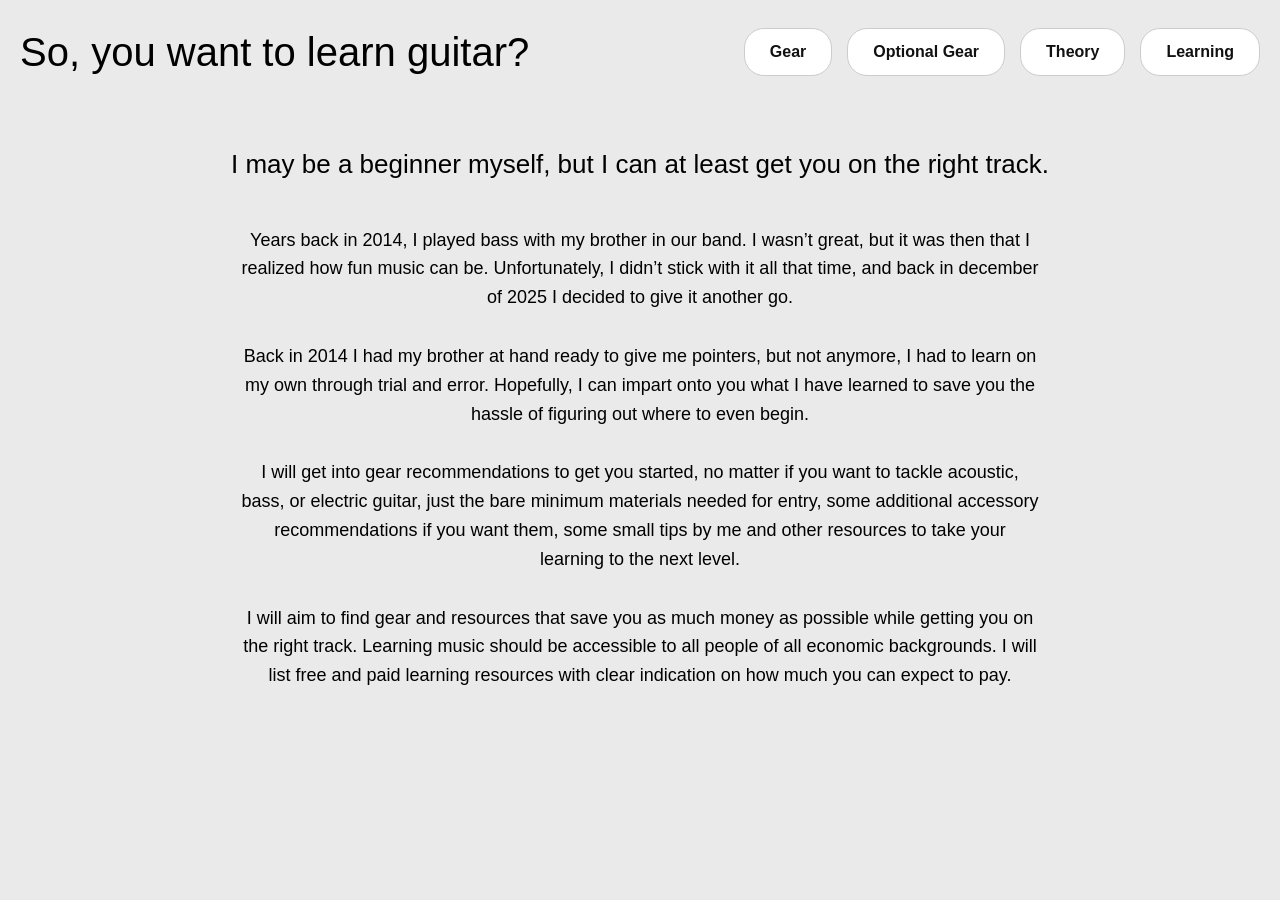
<file: index.html>
<!DOCTYPE html>
<html lang="en">
<head>
    <meta charset="UTF-8">
    <meta name="viewport" content="width=device-width, initial-scale=1.0">
    <title>So, you want to learn guitar?</title>
    <meta name="description" content="A beginner's introductory guide to learning acoustic, electric, and bass guitar with practical gear and resource tips.">
    <link rel="stylesheet" href="style.css">
</head>
<body>
    <header>
        <h1><a href="index.html">So, you want to learn guitar?</a></h1>
        <nav aria-label="Main Navigation">
            <ul>
                <li><a href="gear.html" class="nav-btn">Gear</a></li>
                <li><a href="optional-gear.html" class="nav-btn">Optional Gear</a></li>
                <li><a href="theory.html" class="nav-btn">Theory</a></li>
                <li><a href="learning.html" class="nav-btn">Learning</a></li>
            </ul>
        </nav>
    </header>
    <main>
        <h2 class="subheading">I may be a beginner myself, but I can at least get you on the right track.</h2>
        <p class="content-p">Years back in 2014, I played bass with my brother in our band. I wasn’t great, but it was then that I realized how fun music can be. Unfortunately, I didn’t stick with it all that time, and back in december of 2025 I decided to give it another go.</p>
        <p class="content-p">Back in 2014 I had my brother at hand ready to give me pointers, but not anymore, I had to learn on my own through trial and error. Hopefully, I can impart onto you what I have learned to save you the hassle of figuring out where to even begin.</p>
        <p class="content-p">I will get into gear recommendations to get you started, no matter if you want to tackle acoustic, bass, or electric guitar, just the bare minimum materials needed for entry, some additional accessory recommendations if you want them, some small tips by me and other resources to take your learning to the next level.</p>
        <p class="content-p">I will aim to find gear and resources that save you as much money as possible while getting you on the right track. Learning music should be accessible to all people of all economic backgrounds. I will list free and paid learning resources with clear indication on how much you can expect to pay.</p>
    </main>
</body>
</html>
</file>
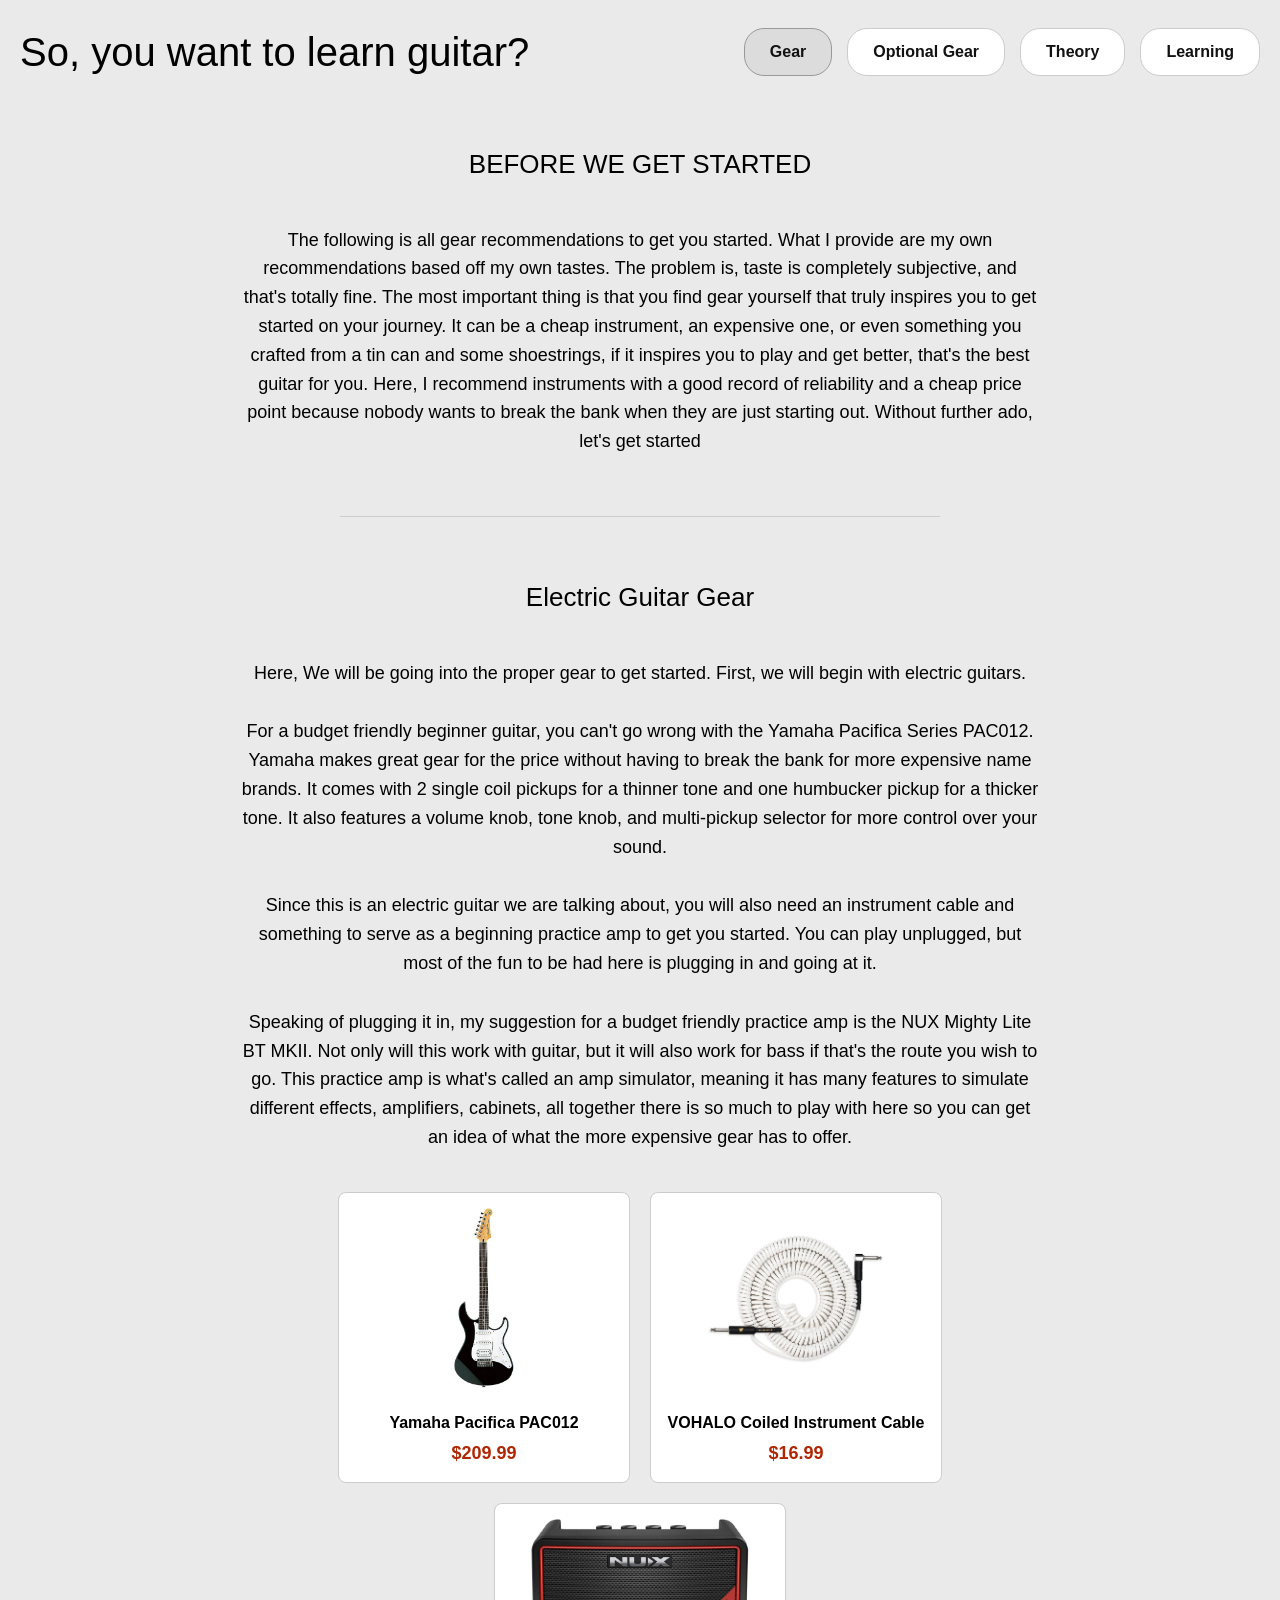
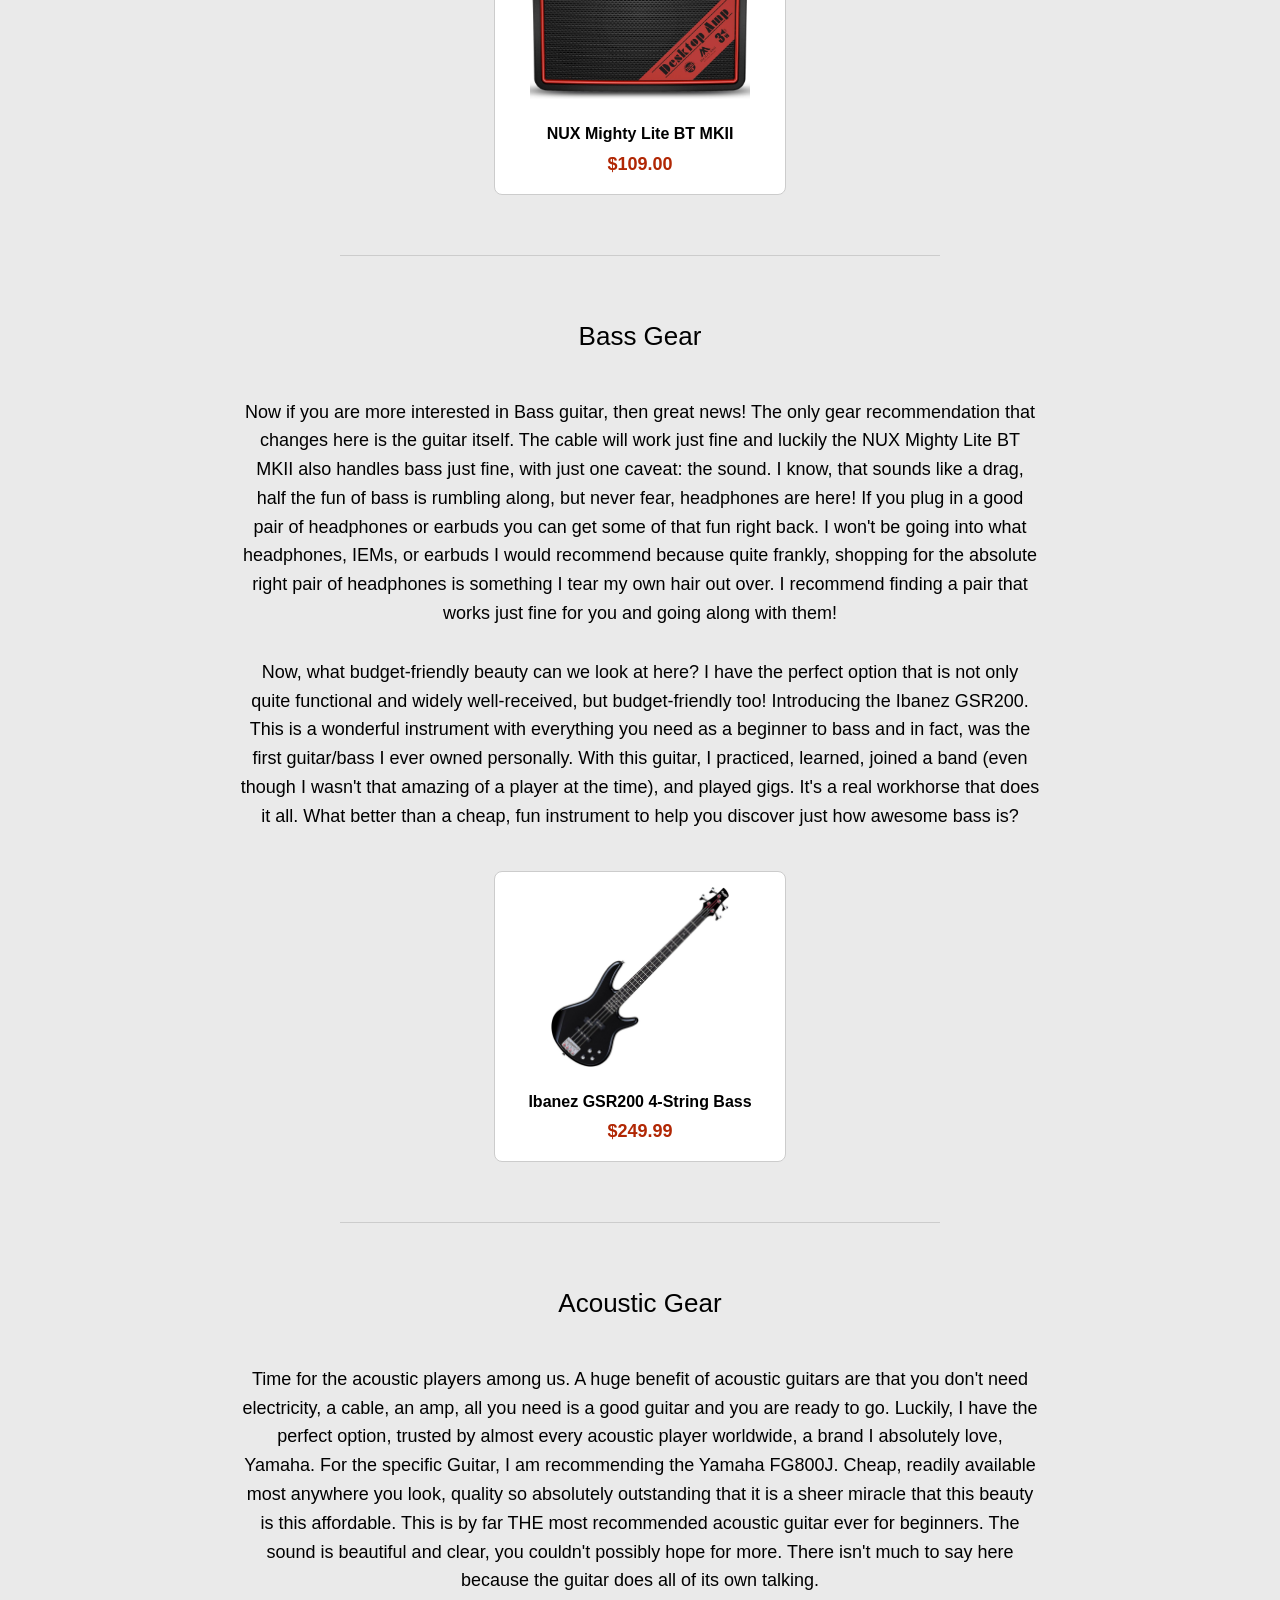
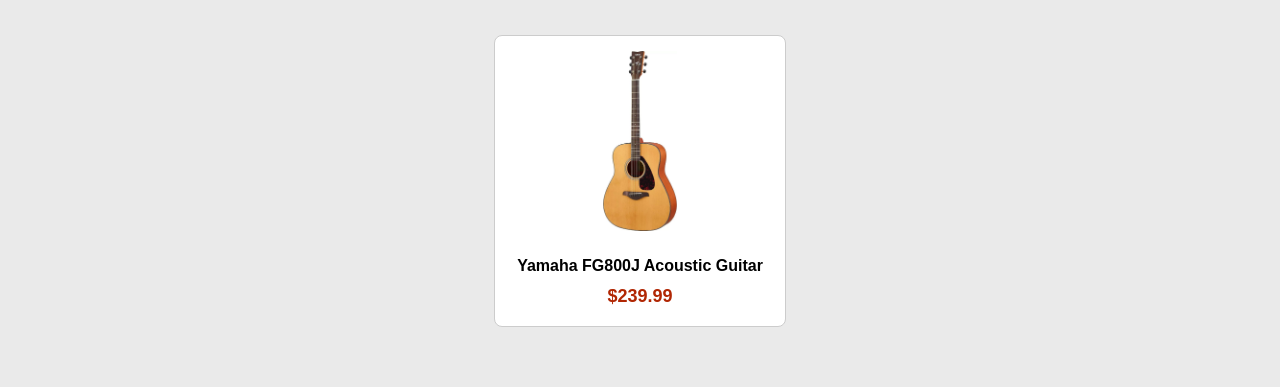
<file: gear.html>
<!DOCTYPE html>
<html lang="en">
<head>
    <meta charset="UTF-8">
    <meta name="viewport" content="width=device-width, initial-scale=1.0">
    <title>So, you want to learn guitar? - Gear</title>
    <meta name="description" content="Budget-friendly guitar recommendations, minimum materials needed for entry, and accessory suggestions for beginners.">
    <link rel="stylesheet" href="style.css">
</head>
<body>
    <header>
        <h1><a href="index.html">So, you want to learn guitar?</a></h1>
        <nav aria-label="Main Navigation">
            <ul>
                <li><a href="gear.html" class="nav-btn active">Gear</a></li>
                <li><a href="optional-gear.html" class="nav-btn">Optional Gear</a></li>
                <li><a href="theory.html" class="nav-btn">Theory</a></li>
                <li><a href="learning.html" class="nav-btn">Learning</a></li>
            </ul>
        </nav>
    </header>
    <main>
        <h2 class="page-title">BEFORE WE GET STARTED</h2>
        
        <p class="content-p">The following is all gear recommendations to get you started. What I provide are my own recommendations based off my own tastes. The problem is, taste is completely subjective, and that's totally fine. The most important thing is that you find gear yourself that truly inspires you to get started on your journey. It can be a cheap instrument, an expensive one, or even something you crafted from a tin can and some shoestrings, if it inspires you to play and get better, that's the best guitar for you. Here, I recommend instruments with a good record of reliability and a cheap price point because nobody wants to break the bank when they are just starting out. Without further ado, let's get started</p>

        <hr style="border: 0; border-top: 1px solid #cccccc; margin: 60px auto; max-width: 600px;">

        <h2 class="page-title">Electric Guitar Gear</h2>
        
        <p class="content-p">Here, We will be going into the proper gear to get started. First, we will begin with electric guitars.</p>
        
        <p class="content-p">For a budget friendly beginner guitar, you can't go wrong with the Yamaha Pacifica Series PAC012. Yamaha makes great gear for the price without having to break the bank for more expensive name brands. It comes with 2 single coil pickups for a thinner tone and one humbucker pickup for a thicker tone. It also features a volume knob, tone knob, and multi-pickup selector for more control over your sound.</p>

        <p class="content-p">Since this is an electric guitar we are talking about, you will also need an instrument cable and something to serve as a beginning practice amp to get you started. You can play unplugged, but most of the fun to be had here is plugging in and going at it.</p>

        <p class="content-p">Speaking of plugging it in, my suggestion for a budget friendly practice amp is the NUX Mighty Lite BT MKII. Not only will this work with guitar, but it will also work for bass if that's the route you wish to go. This practice amp is what's called an amp simulator, meaning it has many features to simulate different effects, amplifiers, cabinets, all together there is so much to play with here so you can get an idea of what the more expensive gear has to offer.</p>

        <div class="product-container">
            
            <a href="https://www.amazon.com/Yamaha-Pacifica-PAC012-Electric-Guitar/dp/B0002GZWRI/ref=sr_1_2?channelId=500&clpRedir=Y&dib=eyJ2IjoiMSJ9.[base64].unhXIliMAZX41wHJUCseGZA_p6dxgFc4buqJjvrHU_E&dib_tag=se&keywords=yamaha%2Bpacifica&plpRedirect=mhFallback&qid=1784161356&sr=8-2&th=1" class="product-card" target="_blank">
                <img src="pacifica.jpg" alt="Yamaha Pacifica PAC012" class="product-img">
                <div class="product-title">Yamaha Pacifica PAC012</div>
                <div class="product-price">$209.99</div>
            </a>

            <a href="https://www.amazon.com/VOHALO-Guitar-Instrument-Coiled-Straight/dp/B0CBPW3W4L/ref=sr_1_7?channelId=500&clpRedir=Y&dib=eyJ2IjoiMSJ9.[base64].FG1zzR8REBYBGd3-uiqlZvvLO88cjBDhSIf4G7TBhJY&dib_tag=se&keywords=coiled+guitar+cable&plpRedirect=mhFallback&qid=1784161703&sr=8-7" class="product-card" target="_blank">
                <img src="cable.jpg" alt="VOHALO Coiled Guitar Cable" class="product-img">
                <div class="product-title">VOHALO Coiled Instrument Cable</div>
                <div class="product-price">$16.99</div>
            </a>

            <a href="https://www.amazon.com/dp/B0C7VZ37MK?lv=shuf&channelId=500&plpRedirect=mhFallback&th=1" class="product-card" target="_blank">
                <img src="nux-amp.jpg" alt="NUX Mighty Lite BT MKII" class="product-img">
                <div class="product-title">NUX Mighty Lite BT MKII</div>
                <div class="product-price">$109.00</div>
            </a>

        </div>

        <hr style="border: 0; border-top: 1px solid #cccccc; margin: 60px auto; max-width: 600px;">

        <h2 class="page-title">Bass Gear</h2>
        
        <p class="content-p">Now if you are more interested in Bass guitar, then great news! The only gear recommendation that changes here is the guitar itself. The cable will work just fine and luckily the NUX Mighty Lite BT MKII also handles bass just fine, with just one caveat: the sound. I know, that sounds like a drag, half the fun of bass is rumbling along, but never fear, headphones are here! If you plug in a good pair of headphones or earbuds you can get some of that fun right back. I won't be going into what headphones, IEMs, or earbuds I would recommend because quite frankly, shopping for the absolute right pair of headphones is something I tear my own hair out over. I recommend finding a pair that works just fine for you and going along with them!</p>

        <p class="content-p">Now, what budget-friendly beauty can we look at here? I have the perfect option that is not only quite functional and widely well-received, but budget-friendly too! Introducing the Ibanez GSR200. This is a wonderful instrument with everything you need as a beginner to bass and in fact, was the first guitar/bass I ever owned personally. With this guitar, I practiced, learned, joined a band (even though I wasn't that amazing of a player at the time), and played gigs. It's a real workhorse that does it all. What better than a cheap, fun instrument to help you discover just how awesome bass is?</p>

        <div class="product-container">
            
            <a href="https://www.amazon.com/Ibanez-String-Guitar-Handed-GSR200BK/dp/B002BJHFFG?th=1" class="product-card" target="_blank">
                <img src="ibanez-bass.jpg" alt="Ibanez GSR200 Bass" class="product-img">
                <div class="product-title">Ibanez GSR200 4-String Bass</div>
                <div class="product-price">$249.99</div>
            </a>

        </div>

        <hr style="border: 0; border-top: 1px solid #cccccc; margin: 60px auto; max-width: 600px;">

        <h2 class="page-title">Acoustic Gear</h2>
        
        <p class="content-p">Time for the acoustic players among us. A huge benefit of acoustic guitars are that you don't need electricity, a cable, an amp, all you need is a good guitar and you are ready to go. Luckily, I have the perfect option, trusted by almost every acoustic player worldwide, a brand I absolutely love, Yamaha. For the specific Guitar, I am recommending the Yamaha FG800J. Cheap, readily available most anywhere you look, quality so absolutely outstanding that it is a sheer miracle that this beauty is this affordable. This is by far THE most recommended acoustic guitar ever for beginners. The sound is beautiful and clear, you couldn't possibly hope for more. There isn't much to say here because the guitar does all of its own talking.</p>

        <div class="product-container">
            
            <a href="https://www.amazon.com/Yamaha-FG800J-Dreadnought-Acoustic-Natural/dp/B0BYFC65L7/ref=sr_1_1?crid=14DXBM160KWBO&dib=eyJ2IjoiMSJ9.[base64].ALjgrMwTHbZ1xdOc_-YC2bECINunjVeaghhRythB4DI&dib_tag=se&keywords=yamaha%2Bfg800&qid=1785422266&s=musical-instruments&sprefix=yamaha%2Bfg800%2Cmi%2C120&sr=1-1&th=1" class="product-card" target="_blank">
                <img src="yamaha-guitar.jpg" alt="Yamaha FG800J Acoustic Guitar" class="product-img">
                <div class="product-title">Yamaha FG800J Acoustic Guitar</div>
                <div class="product-price">$239.99</div>
            </a>

        </div>

    </main>
</body>
</html>
</file>
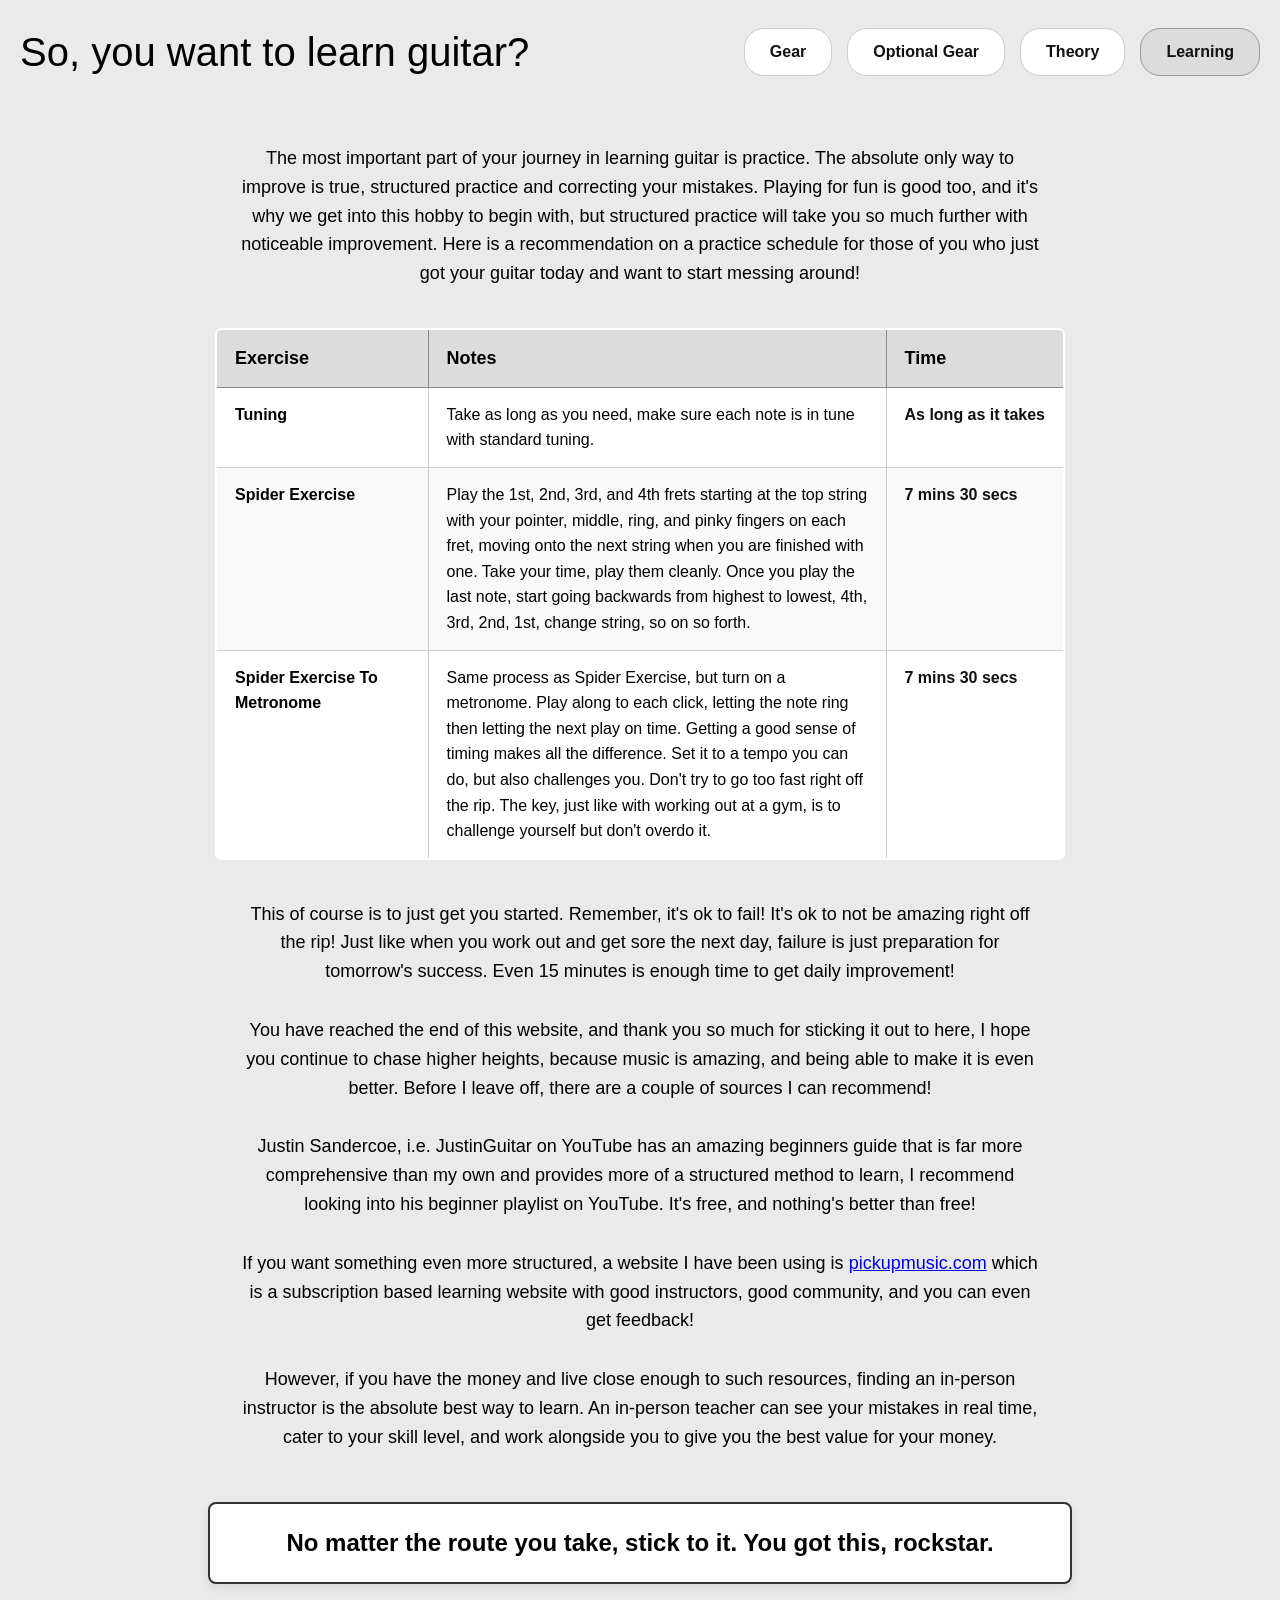
<file: learning.html>
<!DOCTYPE html>
<html lang="en">
<head>
    <meta charset="UTF-8">
    <meta name="viewport" content="width=device-width, initial-scale=1.0">
    <title>So, you want to learn guitar? - Learning</title>
    <meta name="description" content="A list of free and paid learning resources with explicit indications of cost breakdown for music access.">
    <link rel="stylesheet" href="style.css">
</head>
<body>
    <header>
        <h1><a href="index.html">So, you want to learn guitar?</a></h1>
        <nav aria-label="Main Navigation">
            <ul>
                <li><a href="gear.html" class="nav-btn">Gear</a></li>
                <li><a href="optional-gear.html" class="nav-btn">Optional Gear</a></li>
                <li><a href="theory.html" class="nav-btn">Theory</a></li>
                <li><a href="learning.html" class="nav-btn active">Learning</a></li>
            </ul>
        </nav>
    </header>
    <main>
        <p class="content-p">
            The most important part of your journey in learning guitar is practice. The absolute only way to improve is true, structured practice and correcting your mistakes. Playing for fun is good too, and it's why we get into this hobby to begin with, but structured practice will take you so much further with noticeable improvement. Here is a recommendation on a practice schedule for those of you who just got your guitar today and want to start messing around!
        </p>

        <!-- Practice Schedule Table -->
        <div class="table-container">
            <table class="practice-table">
                <thead>
                    <tr>
                        <th scope="col">Exercise</th>
                        <th scope="col">Notes</th>
                        <th scope="col">Time</th>
                    </tr>
                </thead>
                <tbody>
                    <tr>
                        <td class="exercise-name">Tuning</td>
                        <td>Take as long as you need, make sure each note is in tune with standard tuning.</td>
                        <td class="time-col">As long as it takes</td>
                    </tr>
                    <tr>
                        <td class="exercise-name">Spider Exercise</td>
                        <td>Play the 1st, 2nd, 3rd, and 4th frets starting at the top string with your pointer, middle, ring, and pinky fingers on each fret, moving onto the next string when you are finished with one. Take your time, play them cleanly. Once you play the last note, start going backwards from highest to lowest, 4th, 3rd, 2nd, 1st, change string, so on so forth.</td>
                        <td class="time-col">7 mins 30 secs</td>
                    </tr>
                    <tr>
                        <td class="exercise-name">Spider Exercise To Metronome</td>
                        <td>Same process as Spider Exercise, but turn on a metronome. Play along to each click, letting the note ring then letting the next play on time. Getting a good sense of timing makes all the difference. Set it to a tempo you can do, but also challenges you. Don't try to go too fast right off the rip. The key, just like with working out at a gym, is to challenge yourself but don't overdo it.</td>
                        <td class="time-col">7 mins 30 secs</td>
                    </tr>
                </tbody>
            </table>
        </div>

        <p class="content-p">
            This of course is to just get you started. Remember, it's ok to fail! It's ok to not be amazing right off the rip! Just like when you work out and get sore the next day, failure is just preparation for tomorrow's success. Even 15 minutes is enough time to get daily improvement!
        </p>

        <p class="content-p">
            You have reached the end of this website, and thank you so much for sticking it out to here, I hope you continue to chase higher heights, because music is amazing, and being able to make it is even better. Before I leave off, there are a couple of sources I can recommend!
        </p>

        <p class="content-p">
            Justin Sandercoe, i.e. JustinGuitar on YouTube has an amazing beginners guide that is far more comprehensive than my own and provides more of a structured method to learn, I recommend looking into his beginner playlist on YouTube. It's free, and nothing's better than free!
        </p>

        <p class="content-p">
            If you want something even more structured, a website I have been using is <a href="https://www.pickupmusic.com/" target="_blank" rel="noopener noreferrer">pickupmusic.com</a> which is a subscription based learning website with good instructors, good community, and you can even get feedback!
        </p>

        <p class="content-p">
            However, if you have the money and live close enough to such resources, finding an in-person instructor is the absolute best way to learn. An in-person teacher can see your mistakes in real time, cater to your skill level, and work alongside you to give you the best value for your money.
        </p>

        <p class="sign-off">
            No matter the route you take, stick to it. You got this, rockstar.
        </p>
    </main>
</body>
</html>
</file>
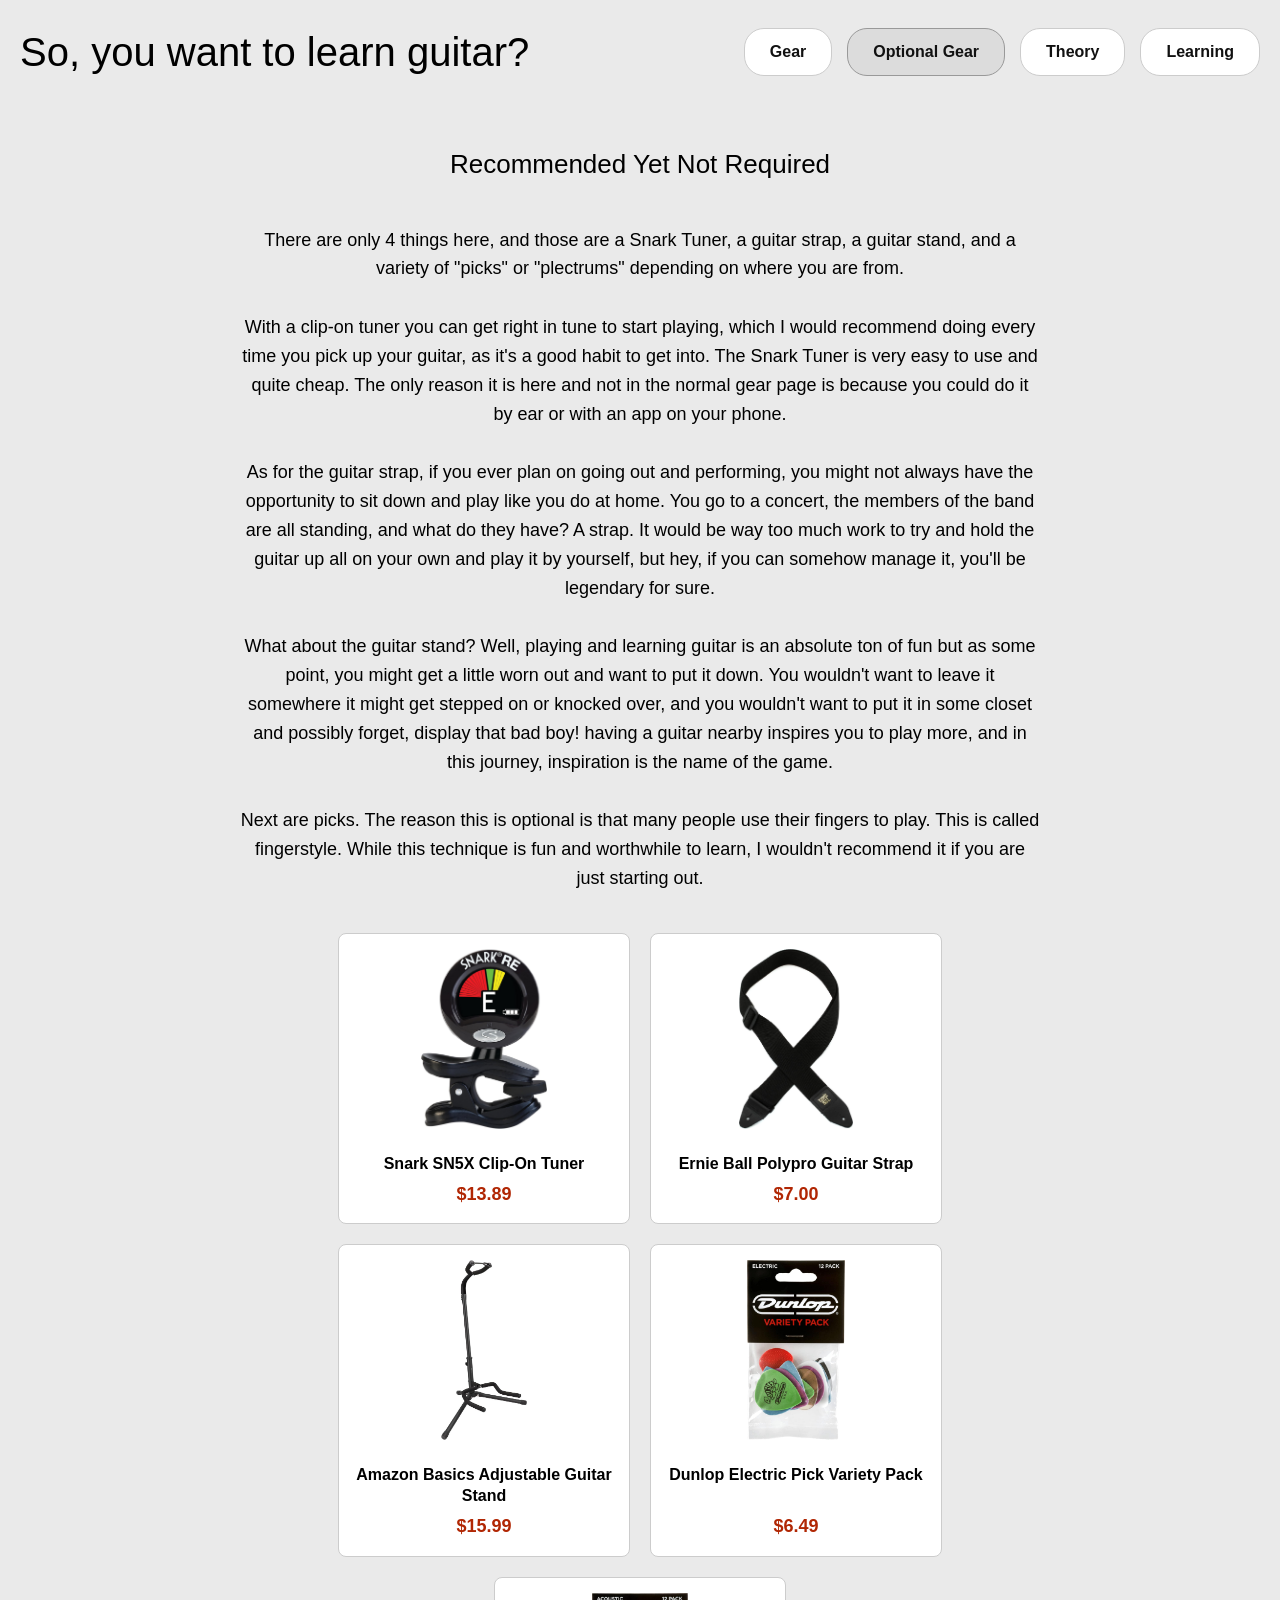
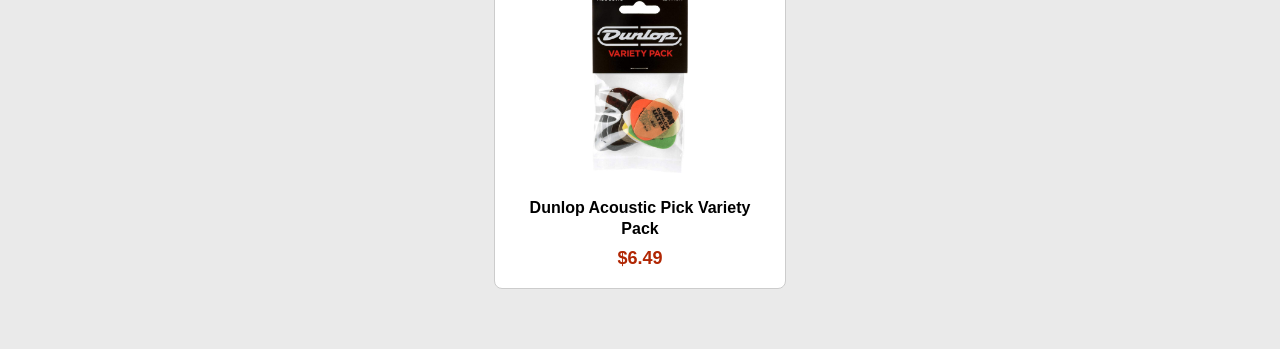
<file: optional-gear.html>
<!DOCTYPE html>
<html lang="en">
<head>
    <meta charset="UTF-8">
    <meta name="viewport" content="width=device-width, initial-scale=1.0">
    <title>So, you want to learn guitar? - Optional Gear</title>
    <meta name="description" content="Optional guitar accessories and extra gear recommendations for beginners.">
    <link rel="stylesheet" href="style.css">
</head>
<body>
    <header>
        <h1><a href="index.html">So, you want to learn guitar?</a></h1>
        <nav aria-label="Main Navigation">
            <ul>
                <li><a href="gear.html" class="nav-btn">Gear</a></li>
                <li><a href="optional-gear.html" class="nav-btn active">Optional Gear</a></li>
                <li><a href="theory.html" class="nav-btn">Theory</a></li>
                <li><a href="learning.html" class="nav-btn">Learning</a></li>
            </ul>
        </nav>
    </header>
    <main>
        <h2 class="page-title">Recommended Yet Not Required</h2>
        
        <p class="content-p">There are only 4 things here, and those are a Snark Tuner, a guitar strap, a guitar stand, and a variety of "picks" or "plectrums" depending on where you are from.</p>
        
        <p class="content-p">With a clip-on tuner you can get right in tune to start playing, which I would recommend doing every time you pick up your guitar, as it's a good habit to get into. The Snark Tuner is very easy to use and quite cheap. The only reason it is here and not in the normal gear page is because you could do it by ear or with an app on your phone.</p>

        <p class="content-p">As for the guitar strap, if you ever plan on going out and performing, you might not always have the opportunity to sit down and play like you do at home. You go to a concert, the members of the band are all standing, and what do they have? A strap. It would be way too much work to try and hold the guitar up all on your own and play it by yourself, but hey, if you can somehow manage it, you'll be legendary for sure.</p>

        <p class="content-p">What about the guitar stand? Well, playing and learning guitar is an absolute ton of fun but as some point, you might get a little worn out and want to put it down. You wouldn't want to leave it somewhere it might get stepped on or knocked over, and you wouldn't want to put it in some closet and possibly forget, display that bad boy! having a guitar nearby inspires you to play more, and in this journey, inspiration is the name of the game.</p>

        <p class="content-p">Next are picks. The reason this is optional is that many people use their fingers to play. This is called fingerstyle. While this technique is fun and worthwhile to learn, I wouldn't recommend it if you are just starting out.</p>

        <div class="product-container">
            
            <a href="https://www.amazon.com/Snark-SN5X-Guitar-Violin-Current/dp/B01H74YV56/ref=sr_1_1?crid=YI8OW5SX8VG9&dib=eyJ2IjoiMSJ9.[base64].Yl41jQg8WmZxaTcane_khPtqX1eChMgBCYC21w55bu8&dib_tag=se&keywords=snark%2Btuner&qid=1784165231&sprefix=snark%2Btune%2Caps%2C191&sr=8-1&th=1" class="product-card" target="_blank">
                <img src="tuner.jpg" alt="Snark SN5X Tuner" class="product-img">
                <div class="product-title">Snark SN5X Clip-On Tuner</div>
                <div class="product-price">$13.89</div>
            </a>

            <a href="https://www.amazon.com/Ernie-Ball-Black-Polypro-Guitar/dp/B0002D0E92/ref=sr_1_4?crid=3DXUSYXFDO7JY&dib=eyJ2IjoiMSJ9.[base64].m927_Pwqu4j3Z9dnQrstQudOC9V32uUqPXJUwO_vbdE&dib_tag=se&keywords=guitar%2Bstrap&qid=1785424995&s=musical-instruments&sprefix=gu%2Cmi%2C117&sr=1-4&th=1" class="product-card" target="_blank">
                <img src="guitar-strap.jpg" alt="Ernie Ball Polypro Guitar Strap" class="product-img">
                <div class="product-title">Ernie Ball Polypro Guitar Strap</div>
                <div class="product-price">$7.00</div>
            </a>

            <a href="https://www.amazon.com/Amazon-Basics-Adjustable-Acoustic-Electric/dp/B0BG7JWCHV/ref=sr_1_4?crid=3NP4VXPY2VFNK&dib=eyJ2IjoiMSJ9.[base64].F-G8lFbM_nVGMAHEjUAfUv9zMJoT7TIcgq3lqwznrYU&dib_tag=se&keywords=guitar%2Bstand&qid=1785425031&s=musical-instruments&sprefix=guitar%2Bstand%2Cmi%2C134&sr=1-4&th=1" class="product-card" target="_blank">
                <img src="guitar-stand.jpg" alt="Amazon Basics Guitar Stand" class="product-img">
                <div class="product-title">Amazon Basics Adjustable Guitar Stand</div>
                <div class="product-price">$15.99</div>
            </a>

            <a href="https://www.amazon.com/Dunlop-Electric-Variety-Guitar-PVP113/dp/B0752N9XTL/ref=sr_1_1?crid=ET5YRERXRHST&dib=eyJ2IjoiMSJ9.[base64].QXx3K617zDCT8mIFUTdxbwdFuQbCX0iUWHv0GIiwXuA&dib_tag=se&keywords=guitar%2Bpicks%2Bdunlop%2Bvariety&qid=1784165127&sprefix=guitar%2Bpicks%2Bdunlop%2Bvariet%2Caps%2C180&sr=8-1&th=1" class="product-card" target="_blank">
                <img src="electric-picks.jpg" alt="Dunlop Electric Pick Variety Pack" class="product-img">
                <div class="product-title">Dunlop Electric Pick Variety Pack</div>
                <div class="product-price">$6.49</div>
            </a>

            <a href="https://www.amazon.com/Dunlop-Acoustic-Variety-Guitar-PVP112/dp/B0752M4GLM/ref=sr_1_5?crid=ET5YRERXRHST&dib=eyJ2IjoiMSJ9.[base64].QXx3K617zDCT8mIFUTdxbwdFuQbCX0iUWHv0GIiwXuA&dib_tag=se&keywords=guitar+picks+dunlop+variety&qid=1784165127&sprefix=guitar+picks+dunlop+variet%2Caps%2C180&sr=8-5" class="product-card" target="_blank">
                <img src="acoustic-picks.jpg" alt="Dunlop Acoustic Pick Variety Pack" class="product-img">
                <div class="product-title">Dunlop Acoustic Pick Variety Pack</div>
                <div class="product-price">$6.49</div>
            </a>

        </div>

    </main>
</body>
</html>
</file>
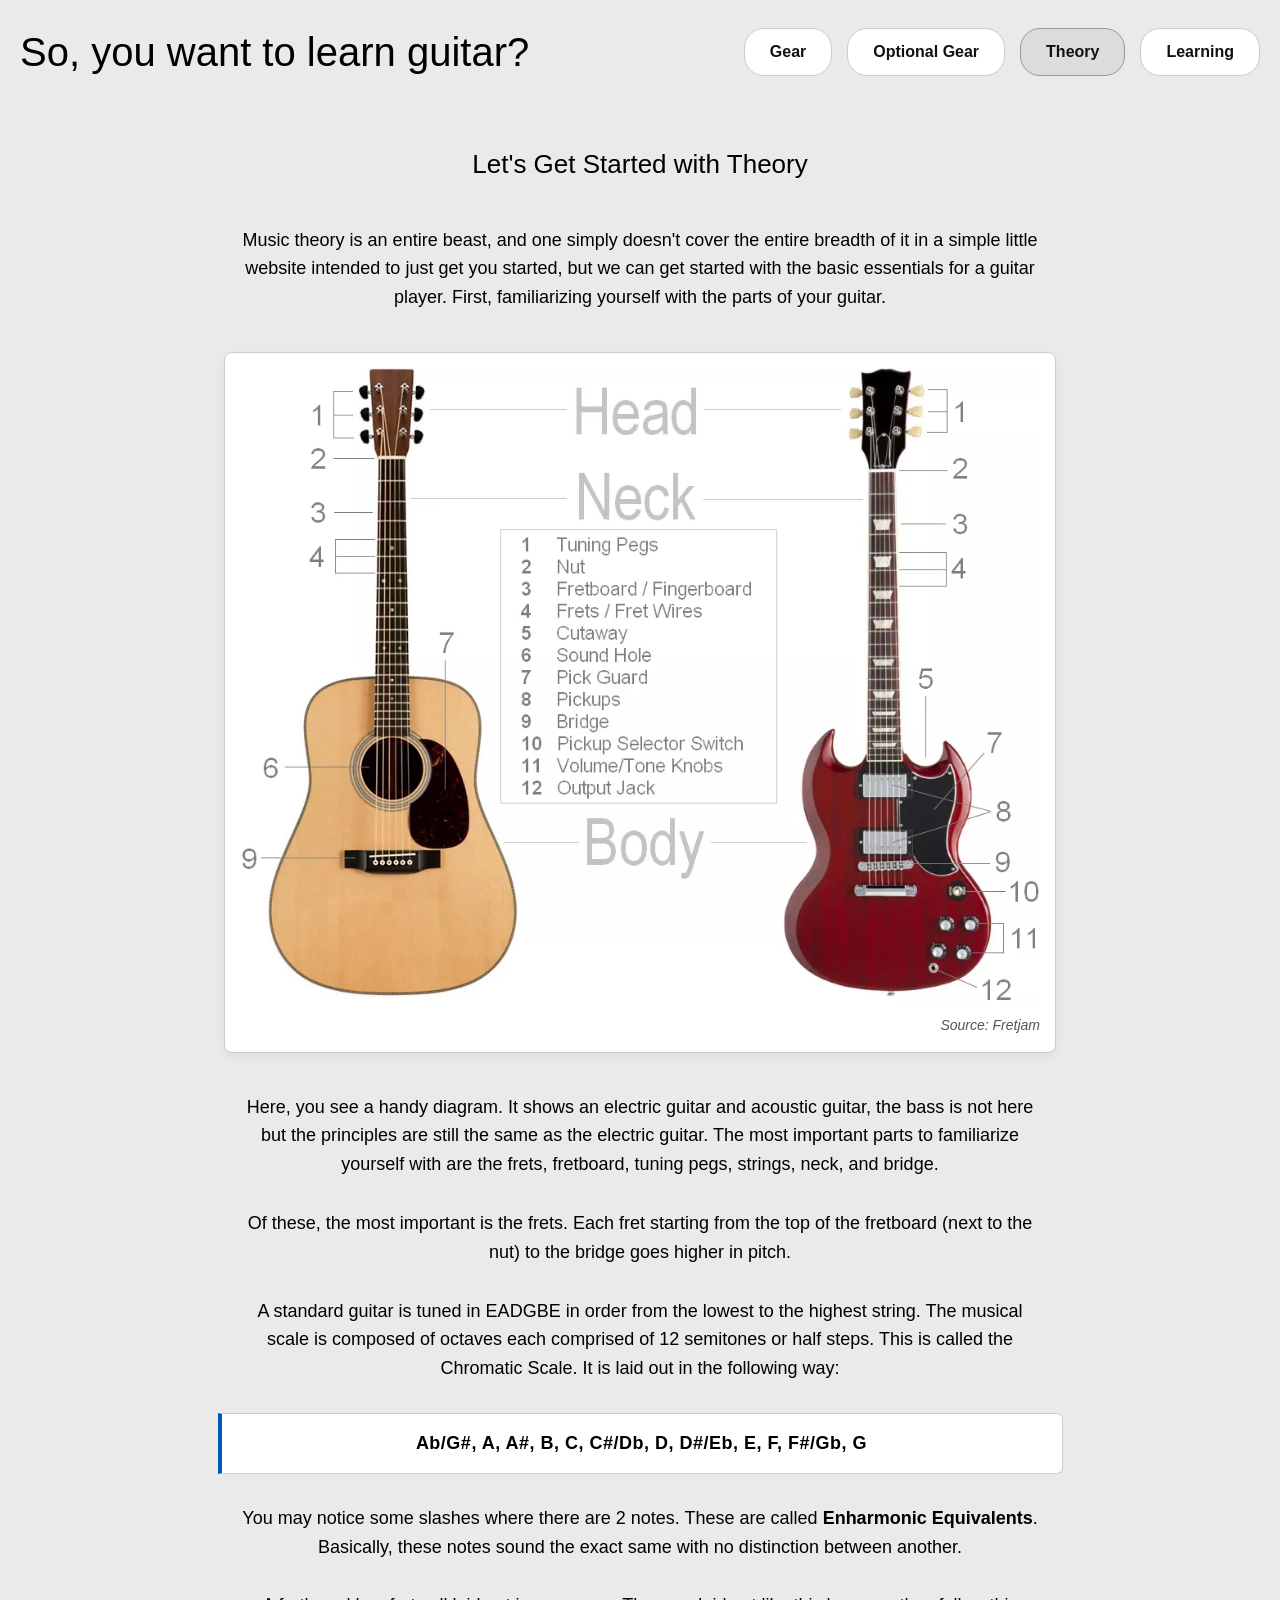
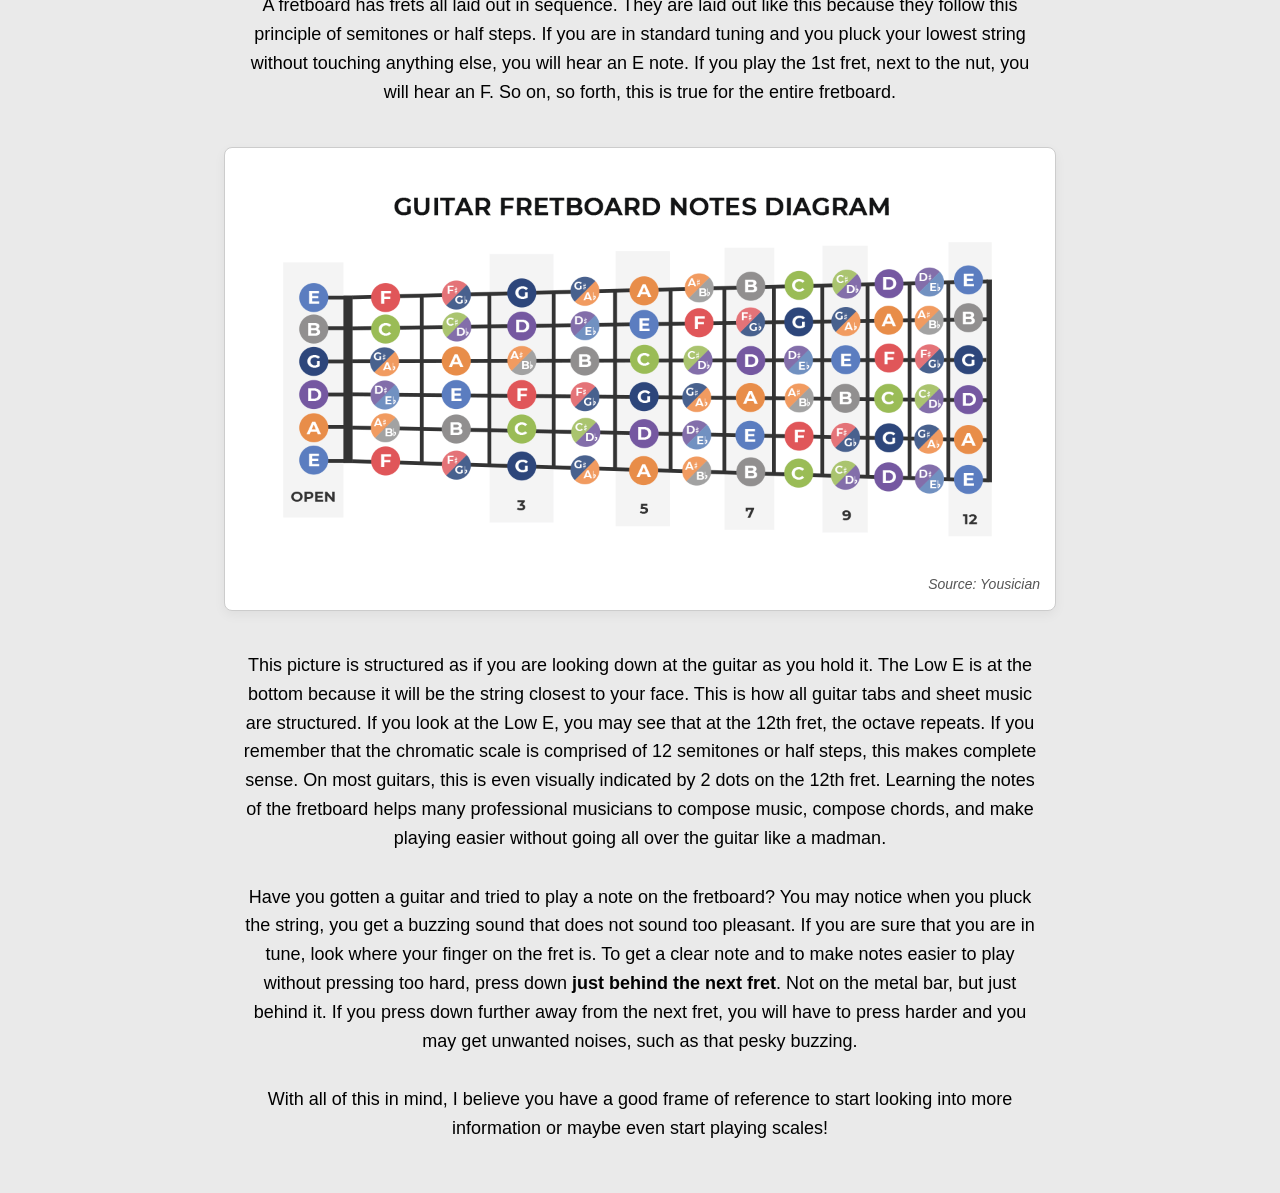
<file: theory.html>
<!DOCTYPE html>
<html lang="en">
<head>
    <meta charset="UTF-8">
    <meta name="viewport" content="width=device-width, initial-scale=1.0">
    <title>So, you want to learn guitar? - Theory</title>
    <meta name="description" content="Basic music theory pointers and helpful references compiled for beginner guitar players.">
    <link rel="stylesheet" href="style.css">
</head>
<body>
    <header>
        <h1><a href="index.html">So, you want to learn guitar?</a></h1>
        <nav aria-label="Main Navigation">
            <ul>
                <li><a href="gear.html" class="nav-btn">Gear</a></li>
                <li><a href="optional-gear.html" class="nav-btn">Optional Gear</a></li>
                <li><a href="theory.html" class="nav-btn active">Theory</a></li>
                <li><a href="learning.html" class="nav-btn">Learning</a></li>
            </ul>
        </nav>
    </header>
    <main>
        <h2 class="page-title">Let's Get Started with Theory</h2>

        <p class="content-p">
            Music theory is an entire beast, and one simply doesn't cover the entire breadth of it in a simple little website intended to just get you started, but we can get started with the basic essentials for a guitar player. First, familiarizing yourself with the parts of your guitar.
        </p>

        <figure class="diagram-figure">
            <img src="guitar-diagram.jpg" alt="Diagram showing the parts of electric and acoustic guitars including frets, neck, bridge, and headstock." class="theory-img">
            <figcaption class="diagram-caption">Source: Fretjam</figcaption>
        </figure>

        <p class="content-p">
            Here, you see a handy diagram. It shows an electric guitar and acoustic guitar, the bass is not here but the principles are still the same as the electric guitar. The most important parts to familiarize yourself with are the frets, fretboard, tuning pegs, strings, neck, and bridge.
        </p>

        <p class="content-p">
            Of these, the most important is the frets. Each fret starting from the top of the fretboard (next to the nut) to the bridge goes higher in pitch.
        </p>

        <p class="content-p">
            A standard guitar is tuned in EADGBE in order from the lowest to the highest string. The musical scale is composed of octaves each comprised of 12 semitones or half steps. This is called the Chromatic Scale. It is laid out in the following way:
        </p>

        <blockquote class="scale-box">
            Ab/G#, A, A#, B, C, C#/Db, D, D#/Eb, E, F, F#/Gb, G
        </blockquote>

        <p class="content-p">
            You may notice some slashes where there are 2 notes. These are called <strong>Enharmonic Equivalents</strong>. Basically, these notes sound the exact same with no distinction between another.
        </p>

        <p class="content-p">
            A fretboard has frets all laid out in sequence. They are laid out like this because they follow this principle of semitones or half steps. If you are in standard tuning and you pluck your lowest string without touching anything else, you will hear an E note. If you play the 1st fret, next to the nut, you will hear an F. So on, so forth, this is true for the entire fretboard.
        </p>

        <figure class="diagram-figure">
            <img src="guitar-fretboard.jpg" alt="Fretboard diagram showing the notes across all six strings from the nut up to the 12th fret." class="theory-img">
            <figcaption class="diagram-caption">Source: Yousician</figcaption>
        </figure>

        <p class="content-p">
            This picture is structured as if you are looking down at the guitar as you hold it. The Low E is at the bottom because it will be the string closest to your face. This is how all guitar tabs and sheet music are structured. If you look at the Low E, you may see that at the 12th fret, the octave repeats. If you remember that the chromatic scale is comprised of 12 semitones or half steps, this makes complete sense. On most guitars, this is even visually indicated by 2 dots on the 12th fret. Learning the notes of the fretboard helps many professional musicians to compose music, compose chords, and make playing easier without going all over the guitar like a madman.
        </p>

        <p class="content-p">
            Have you gotten a guitar and tried to play a note on the fretboard? You may notice when you pluck the string, you get a buzzing sound that does not sound too pleasant. If you are sure that you are in tune, look where your finger on the fret is. To get a clear note and to make notes easier to play without pressing too hard, press down <strong>just behind the next fret</strong>. Not on the metal bar, but just behind it. If you press down further away from the next fret, you will have to press harder and you may get unwanted noises, such as that pesky buzzing.
        </p>

        <p class="content-p">
            With all of this in mind, I believe you have a good frame of reference to start looking into more information or maybe even start playing scales!
        </p>
    </main>
</body>
</html>
</file>
<file: style.css>
body {
    background-color: #eaeaea; 
    color: #000000;
    font-family: sans-serif;
    margin: 0;
    padding: 20px;
    box-sizing: border-box;
    line-height: 1.6;
}

header {
    display: flex;
    justify-content: space-between;
    align-items: center;
    width: 100%;
}

h1 {
    font-size: 2.5rem;
    margin: 0;
    font-weight: normal;
}

h1 a {
    color: #000000;
    text-decoration: none;
}

h1 a:focus {
    outline: 3px solid #0056b3;
}

nav ul {
    list-style: none;
    display: flex;
    gap: 15px;
    margin: 0;
    padding: 0;
}

nav .nav-btn {
    background-color: #ffffff;
    color: #111111; 
    padding: 10px 25px;
    text-decoration: none;
    border-radius: 20px; 
    font-weight: bold;
    display: inline-block;
    border: 1px solid #cccccc; 
}

nav .nav-btn.active {
    background-color: #dcdcdc;
    border-color: #999999;
}

nav .nav-btn:focus {
    outline: 3px solid #0056b3; 
}

main {
    max-width: 900px;
    margin: 60px auto 0 auto;
    text-align: center; 
}

h2.subheading, h2.page-title {
    font-size: 26px;
    margin-bottom: 40px;
    font-weight: normal;
}

.content-p {
    font-size: 18px;
    margin-bottom: 30px;
    max-width: 800px;
    margin-left: auto;
    margin-right: auto;
}

/* ==========================================
   PRODUCT CARDS LAYOUT
   ========================================== */

.product-container {
    display: flex;
    justify-content: center;
    gap: 20px;
    flex-wrap: wrap;
    margin: 40px auto;
    max-width: 900px;
}

.product-card {
    background-color: #ffffff;
    border: 1px solid #cccccc;
    border-radius: 8px;
    width: 260px;
    padding: 15px;
    text-align: center;
    text-decoration: none;
    color: #000000;
    transition: transform 0.2s ease, box-shadow 0.2s ease;
    display: flex;
    flex-direction: column;
    justify-content: space-between;
}

.product-card:hover {
    transform: translateY(-5px);
    box-shadow: 0 5px 15px rgba(0, 0, 0, 0.1);
    border-color: #999999;
}

.product-img {
    max-width: 100%;
    height: 180px;
    object-fit: contain;
    margin-bottom: 15px;
}

.product-title {
    font-size: 16px;
    font-weight: bold;
    margin: 10px 0 5px 0;
    line-height: 1.3;
}

.product-price {
    font-size: 18px;
    color: #b12704;
    font-weight: bold;
    margin-top: auto;
}

/* ==========================================
   EDUCATIONAL DIAGRAMS & CONTENT STYLES
   ========================================== */

.diagram-figure {
    margin: 40px auto;
    max-width: 800px;
    background-color: #ffffff;
    border: 1px solid #cccccc;
    border-radius: 8px;
    padding: 15px;
    box-shadow: 0 4px 12px rgba(0, 0, 0, 0.05);
}

.theory-img {
    width: 100%;
    height: auto;
    display: block;
    border-radius: 4px;
    image-rendering: -webkit-optimize-contrast;
    image-rendering: crisp-edges;
}

.diagram-caption {
    margin-top: 10px;
    font-size: 14px;
    color: #555555;
    font-style: italic;
    text-align: right;
}

.scale-box {
    background-color: #ffffff;
    border-left: 4px solid #0056b3;
    border: 1px solid #cccccc;
    border-left-width: 4px;
    border-left-color: #0056b3;
    border-radius: 0 6px 6px 0;
    padding: 15px 20px;
    font-size: 18px;
    font-weight: bold;
    letter-spacing: 0.5px;
    max-width: 800px;
    margin: 30px auto;
}

/* ==========================================
   TABLES & SIGN-OFF STYLES (UPDATED)
   ========================================== */

.table-container {
    max-width: 850px;
    margin: 40px auto;
    overflow-x: auto;
}

.practice-table {
    width: 100%;
    border-collapse: collapse;
    background-color: #ffffff;
    border: 2px solid #888888; /* Solid outer border */
    border-radius: 6px;
    overflow: hidden;
    text-align: left; /* Overrides main text-align: center */
    box-shadow: 0 4px 12px rgba(0, 0, 0, 0.08);
}

.practice-table th {
    background-color: #dcdcdc; /* Darker header fill */
    color: #000000;
    font-weight: bold;
    font-size: 18px;
    padding: 14px 18px;
    border: 1px solid #888888; /* Distinct cell borders */
    text-align: left;
}

.practice-table td {
    padding: 14px 18px;
    border: 1px solid #cccccc; /* Grid lines between cells */
    font-size: 16px;
    vertical-align: top;
    text-align: left;
}

/* Alternating row background for clean row separation */
.practice-table tbody tr:nth-child(even) {
    background-color: #f9f9f9;
}

.exercise-name {
    font-weight: bold;
    width: 25%;
}

.time-col {
    white-space: nowrap;
    font-weight: bold;
    color: #111111;
    width: 20%;
}

/* Prominent, bold sign-off block */
.sign-off {
    font-size: 24px;
    font-weight: 800; /* Extra bold */
    color: #000000;
    margin: 50px auto 30px auto;
    padding: 20px 30px;
    background-color: #ffffff;
    border: 2px solid #333333;
    border-radius: 8px;
    max-width: 800px;
    display: block;
    box-shadow: 0 4px 10px rgba(0, 0, 0, 0.08);
}

/* ==========================================
   MOBILE RESPONSIVENESS (Screens below 768px)
   ========================================== */
@media (max-width: 768px) {
    header {
        flex-direction: column;
        gap: 20px;
        text-align: center;
    }

    h1 {
        font-size: 1.8rem;
        line-height: 1.2;
    }

    nav ul {
        justify-content: center;
        flex-wrap: wrap;
        gap: 10px;
    }

    nav .nav-btn {
        padding: 8px 18px;
        font-size: 14px;
    }

    .practice-table th, .practice-table td {
        padding: 10px 12px;
        font-size: 15px;
    }
    
    .sign-off {
        font-size: 20px;
        padding: 15px 20px;
    }
}
</file>
